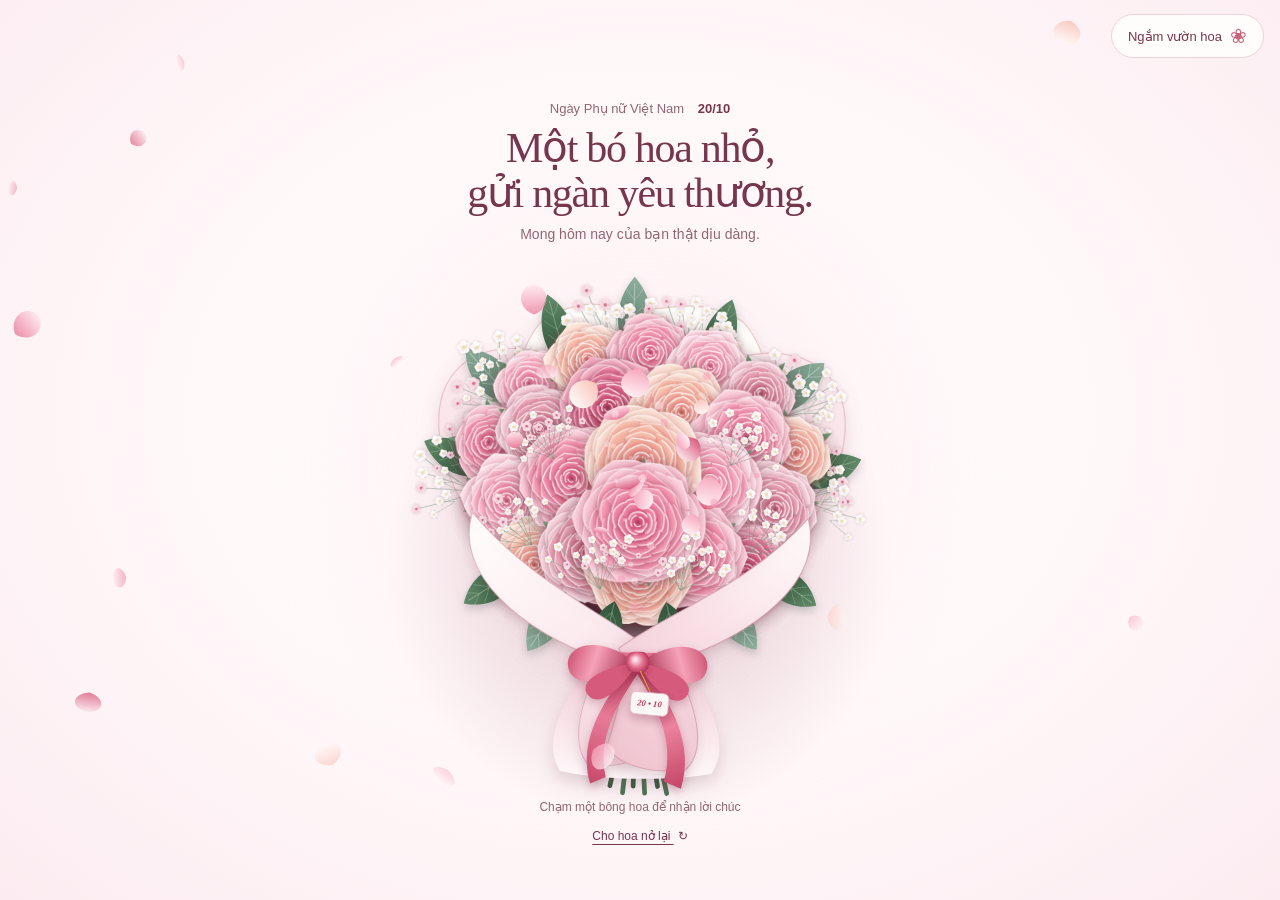
<file: flowers/index.html>
<!DOCTYPE html>
<html lang="vi">
<head>
  <meta charset="UTF-8">
  <meta name="viewport" content="width=device-width, initial-scale=1.0">
  <meta name="theme-color" content="#fff8fa">
  <meta name="description" content="Một bó hoa và tấm thiệp nhỏ, gửi những lời chúc dịu dàng nhân ngày Phụ nữ Việt Nam 20/10.">
  <title>Một bó hoa dành tặng bạn · 20/10</title>
  <link rel="stylesheet" href="./style.css">
  <script src="./script.js" defer></script>
  <script src="./card.js" defer></script>
  <script src="./album.js" defer></script>
</head>
<body>
  <main>
    <a class="garden-link" href="./garden.html">Ngắm vườn hoa <span aria-hidden="true">❀</span></a>
    <canvas id="ambientPetalsCanvas" aria-hidden="true"></canvas>
    <header class="greeting">
      <p class="occasion">Ngày Phụ nữ Việt Nam <span>20/10</span></p>
      <h1>Một bó hoa nhỏ,<br>gửi ngàn yêu thương.</h1>
      <p class="greeting-caption">Mong hôm nay của bạn thật dịu dàng.</p>
    </header>

    <div class="gift-layout">
      <section class="scene-column" aria-label="Hoa và những lời chúc 20/10">


        <div class="gift-visuals">
          <div class="bouquet-composition">
            <div id="bouquetStageWrapper" role="button" tabindex="0"
              aria-label="Bó hoa hồng. Nhấn Enter để nhận lời chúc; dùng phím mũi tên để chọn bông hoa."
              aria-describedby="bouquetHint">
              <canvas id="bouquetCanvas" aria-hidden="true"></canvas>
            </div>
            <button class="envelope-button" id="openCard" type="button" aria-haspopup="dialog" aria-controls="greetingCard" aria-expanded="false" hidden>
              <span class="envelope" aria-hidden="true"><span class="envelope-letter">Gửi bạn</span><span class="envelope-seal">♡</span></span>
              <span class="envelope-caption">Có một tấm thiệp cho bạn</span>
              <span class="envelope-action">Mở thiệp</span>
            </button>
          </div>

        </div>

        <footer class="scene-footer">
          <p id="bouquetHint" class="bouquet-hint">Chạm một bông hoa để nhận lời chúc</p>
          <p id="roseWish" class="rose-wish" role="status" aria-live="polite" aria-atomic="true"></p>
          <button class="text-button" id="replayBloom" type="button">Cho hoa nở lại <span aria-hidden="true">↻</span></button>
        </footer>
      </section>

      <dialog id="greetingCard" class="card-dialog" aria-labelledby="cardTitle">
        <div class="letter-paper">
          <button class="close-button" id="closeCard" type="button" aria-label="Đóng thiệp">×</button>
          <div id="cardReading">
            <div class="letter-date" aria-label="Ngày 20 tháng 10"><span>20</span><span class="date-stem" aria-hidden="true"></span><span>10</span></div>
            <p class="letter-recipient">Gửi <span id="cardRecipient">bạn</span>,</p>
            <h2 id="cardTitle">Chúc bạn một ngày<br>thật nhiều yêu thương.</h2>
            <div class="letter-flower" aria-hidden="true">❀</div>
            <p id="cardMessage" class="letter-message"></p>
            <div class="letter-signoff"><p>Với thật nhiều thương mến,</p><p id="cardSender" class="letter-signature"></p></div>
            <div class="letter-fold" aria-hidden="true"></div>
            <div class="letter-actions"><button id="viewAlbum" class="text-button" type="button" aria-controls="memoryAlbum">Xem album kỷ niệm <span aria-hidden="true">♡</span></button><button id="editCard" class="text-button" type="button">Viết lời chúc riêng <span aria-hidden="true">✎</span></button></div>
          </div>
          <form id="cardEditor" hidden>
            <p class="editor-intro">Một tấm thiệp mang lời của bạn.</p>
            <h2 id="editorTitle" class="editor-title">Viết chút yêu thương</h2>
            <label for="recipientInput">Gửi đến</label>
            <input id="recipientInput" name="recipient" maxlength="60" required autocomplete="off">
            <label for="messageInput">Lời chúc 20/10</label>
            <textarea id="messageInput" name="message" rows="7" maxlength="1500" required></textarea>
            <label for="senderInput">Người gửi</label>
            <input id="senderInput" name="sender" maxlength="60" required autocomplete="off">
            <p class="editor-hint">Lời chúc được lưu trên trình duyệt này.</p>
            <div class="editor-actions"><button class="primary-button" type="submit">Lưu lời chúc</button><button class="text-button" id="cancelEdit" type="button">Hủy</button></div>
          </form>
          <p id="cardStatus" class="card-status" role="status" aria-live="polite"></p>
        </div>
      </dialog>
    </div>
    <section id="memoryAlbum" class="memory-album" aria-labelledby="albumTitle" hidden>
      <header class="album-heading">
        <p class="album-note">Một chút kỷ niệm, dành riêng cho bạn</p>
        <h2 id="albumTitle">Những khoảnh khắc thương yêu</h2>
        <button id="toggleAlbum" class="text-button" type="button" aria-expanded="false" aria-controls="albumPhotos">Xòe album <span aria-hidden="true">♡</span></button>
        <button id="editAlbum" class="text-button" type="button" aria-expanded="false" aria-controls="albumPhotos">Thay ảnh <span aria-hidden="true">✎</span></button>
      </header>
      <p id="albumEditHint" class="album-edit-hint" hidden>Chọn ảnh từ thiết bị của bạn, tối đa 20 MB mỗi ảnh. Ảnh được lưu trên trình duyệt này, không tự gửi sang thiết bị khác.</p>
      <p id="albumStatus" class="album-status" role="status" aria-live="polite" aria-atomic="true"></p>
      <div id="albumPhotos" class="album-photos">
        <figure class="portrait-card album-card">
          <div class="portrait-photo"><img src="./assets/portrait-placeholder.webp" alt="Ảnh kỷ niệm thứ nhất của người nhận thiệp" width="768" height="1024" decoding="async"></div>
          <figcaption><span class="portrait-dedication">Một nụ cười rất thương.</span><span class="portrait-date">Những ngày thật vui</span></figcaption>
          <div class="photo-actions" hidden>
            <button class="text-button change-photo" type="button" aria-label="Đổi ảnh thứ nhất">Đổi ảnh</button>
            <button class="text-button reset-photo" type="button" aria-label="Khôi phục ảnh thứ nhất" disabled>Ảnh ban đầu</button>
            <input class="photo-input" type="file" accept="image/*" aria-label="Chọn ảnh thứ nhất" hidden>
          </div>
        </figure>
        <figure class="portrait-card album-card">
          <div class="portrait-photo"><img src="./assets/portrait-placeholder.webp" alt="Ảnh kỷ niệm thứ hai của người nhận thiệp" width="768" height="1024" decoding="async" loading="lazy"></div>
          <figcaption><span class="portrait-dedication">Bình yên từ điều nhỏ.</span><span class="portrait-date">Một khoảnh khắc dịu dàng</span></figcaption>
          <div class="photo-actions" hidden>
            <button class="text-button change-photo" type="button" aria-label="Đổi ảnh thứ hai">Đổi ảnh</button>
            <button class="text-button reset-photo" type="button" aria-label="Khôi phục ảnh thứ hai" disabled>Ảnh ban đầu</button>
            <input class="photo-input" type="file" accept="image/*" aria-label="Chọn ảnh thứ hai" hidden>
          </div>
        </figure>
        <figure class="portrait-card album-card">
          <div class="portrait-photo"><img src="./assets/portrait-placeholder.webp" alt="Ảnh kỷ niệm thứ ba của người nhận thiệp" width="768" height="1024" decoding="async" loading="lazy"></div>
          <figcaption><span class="portrait-dedication">Mong bạn luôn rạng rỡ.</span><span class="portrait-date">Hôm nay và cả mai sau</span></figcaption>
          <div class="photo-actions" hidden>
            <button class="text-button change-photo" type="button" aria-label="Đổi ảnh thứ ba">Đổi ảnh</button>
            <button class="text-button reset-photo" type="button" aria-label="Khôi phục ảnh thứ ba" disabled>Ảnh ban đầu</button>
            <input class="photo-input" type="file" accept="image/*" aria-label="Chọn ảnh thứ ba" hidden>
          </div>
        </figure>
      </div>
      <p class="album-footnote">Có những điều nhỏ, nhớ lại vẫn thấy vui.</p>
    </section>
    <noscript><p class="noscript-message">Bật JavaScript để ngắm hoa nở và mở thiệp 20/10 nhé.</p></noscript>
  </main>
</body>
</html>
</file>
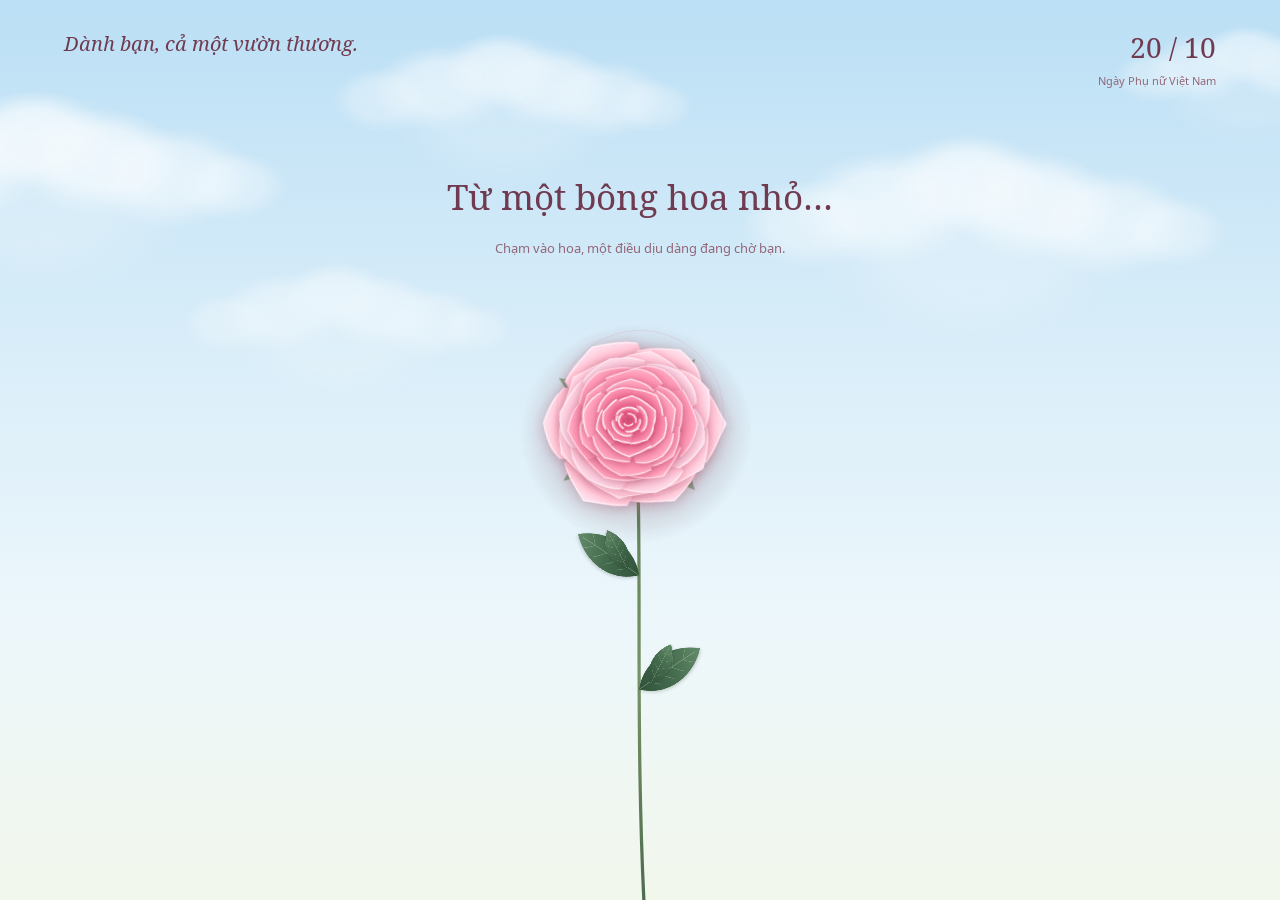
<file: flowers/garden.html>
<!DOCTYPE html>
<html lang="vi">
<head>
  <meta charset="UTF-8">
  <meta name="viewport" content="width=device-width, initial-scale=1.0">
  <meta name="theme-color" content="#bbdff5">
  <meta name="description" content="Chạm một bông hoa, đánh thức cả khu vườn và nhận một lời chúc dịu dàng ngày 20/10.">
  <title>Cả một vườn thương · 20/10</title>
  <link rel="preload" href="./assets/fonts/noto-serif-regular.woff2" as="font" type="font/woff2" crossorigin>
  <link rel="preload" href="./assets/fonts/noto-sans-regular.woff2" as="font" type="font/woff2" crossorigin>
  <style>
    @font-face {
      font-family: "Noto Serif";
      src: url("./assets/fonts/noto-serif-regular.woff2") format("woff2");
      font-style: normal; font-weight: 400; font-display: swap;
    }
    @font-face {
      font-family: "Noto Serif";
      src: url("./assets/fonts/noto-serif-italic.woff2") format("woff2");
      font-style: italic; font-weight: 400; font-display: swap;
    }
    @font-face {
      font-family: "Noto Sans";
      src: url("./assets/fonts/noto-sans-regular.woff2") format("woff2");
      font-style: normal; font-weight: 400; font-display: swap;
    }
    :root {
      color-scheme: light;
      --sky: #bbdff5;
      --ink: #703a50;
      --muted: #936779;
      --rose: #c66388;
      --leaf: #6c8b71;
      --paper: #fffdfc;
      --font-letter: "Noto Serif", serif;
      font-family: "Noto Sans", sans-serif;
      color: var(--ink);
      font-synthesis: none;
    }
    * { box-sizing: border-box; }
    [hidden] { display: none !important; }
    html, body { margin: 0; min-width: 280px; min-height: 100%; }
    body { background: var(--sky); -webkit-tap-highlight-color: transparent; }
    button { font: inherit; color: inherit; cursor: pointer; touch-action: manipulation; }
    button:focus-visible, input:focus-visible, textarea:focus-visible { outline: 2px solid var(--ink); outline-offset: 4px; }
    .garden {
      position: relative; min-height: 560px; height: 100svh; overflow: hidden;
      isolation: isolate;
      background: linear-gradient(180deg, #bbdff5 0%, #d8edf9 37%, #edf7fb 70%, #f2f7ec 100%);
    }
    .garden::after {
      content: ""; position: absolute; inset: 0; z-index: -2; pointer-events: none;
      background: radial-gradient(ellipse at 50% 110%, #d7e8caaa, transparent 58%);
      opacity: 0; transition: opacity 4s;
    }
    .garden.is-growing::after { opacity: 1; }
    .page-header {
      position: absolute; top: max(28px, env(safe-area-inset-top));
      left: clamp(24px, 5vw, 76px); right: clamp(24px, 5vw, 76px);
      display: flex; align-items: start; justify-content: space-between; gap: 24px;
      pointer-events: none;
    }
    .dedication { margin: 0; font: italic 20px/1.6 var(--font-letter); }
    .date { margin: 0; text-align: right; font-size: 11px; line-height: 1.7; color: var(--muted); }
    .date span { display: block; font: 28px/1.4 var(--font-letter); color: var(--ink); margin-bottom: 5px; }
    #flowers { position: absolute; inset: 0; z-index: -1; width: 100%; height: 100%; }
    .flower-button {
      position: absolute; left: 50%; top: 46%; transform: translate(-50%, -50%);
      width: 184px; height: 184px; border: 0; border-radius: 50%; background: transparent;
    }
    .flower-button::after {
      content: ""; position: absolute; inset: 8px; border: 1px solid #d69ab23b; border-radius: 50%;
      transition: transform .5s, border-color .5s;
    }
    .flower-button:hover::after { transform: scale(1.13); border-color: #c6638888; }
    .intro {
      position: absolute; left: 24px; right: 24px; top: 19%; text-align: center;
      transition: opacity .65s, transform .65s; pointer-events: none;
    }
    h1 { margin: 0; font: 400 clamp(25px, 3vw, 35px)/1.5 var(--font-letter); }
    .intro p { margin: 13px 0 0; font-size: 13px; line-height: 1.7; color: var(--muted); }
    .is-growing .intro { opacity: 0; transform: translateY(12px); }
    .progress {
      position: absolute; bottom: 36px; left: 20px; right: 20px; margin: 0;
      text-align: center; font: italic 17px/1.7 var(--font-letter);
      opacity: 0; transition: opacity .6s; pointer-events: none;
      text-shadow: 0 1px 12px #fff, 0 1px 8px #fff;
    }
    .is-growing:not(.is-ready) .progress { opacity: 1; }
    .garden-actions {
      position: absolute; bottom: max(24px, env(safe-area-inset-bottom)); left: 0; right: 0;
      display: flex; justify-content: center; flex-wrap: wrap; gap: 12px; padding: 0 16px;
    }
    .garden-actions button {
      border: 1px solid #dcb9c8; background: #fffdfcf2; border-radius: 30px;
      padding: 12px 20px; font-size: 12px; box-shadow: 0 3px 16px #76364d0c;
    }
    .garden-actions button:hover { background: #fae7ef; }
    dialog {
      width: min(480px, calc(100% - 36px)); max-height: calc(100svh - 36px);
      padding: 0; border: 0; overflow: auto; background: var(--paper); color: var(--ink);
      box-shadow: 0 24px 100px #69394d24, 0 2px 10px #69394d12;
      scrollbar-width: none;
      -ms-overflow-style: none;
    }
    dialog::-webkit-scrollbar { display: none; }
    dialog::backdrop { background: #eaf5fc3d; backdrop-filter: blur(3px); }
    dialog[open] { animation: unfold 1s cubic-bezier(.2,.8,.2,1) both; }
    .letter { position: relative; padding: 38px 42px 28px; text-align: center; }
    .letter::before { content: ""; position: absolute; inset: 10px; border: 1px solid #eed6e1; pointer-events: none; }
    .close-card { position: absolute; top: 15px; right: 16px; width: 34px; height: 34px; border: 0; background: transparent; font-size: 25px; }
    .letter-date { margin: 2px 0 20px; font: 24px/1.4 var(--font-letter); color: var(--rose); }
    .letter-date span { display: inline-block; width: 1px; height: 27px; background: #d9aec1; transform: rotate(24deg); margin: 0 15px -5px; }
    .letter-sprig { display: block; margin: 0 auto 17px; width: 75px; height: 55px; }
    .recipient { font: italic 17px/1.7 var(--font-letter); margin: 0 0 13px; }
    h2 { font: 400 clamp(26px, 5vw, 32px)/1.5 var(--font-letter); margin: 0 0 24px; text-wrap: balance; }
    .message { font-size: 14px; line-height: 1.95; margin: 0 0 15px; text-wrap: pretty; }
    .signature { margin: 24px 0; font: italic 17px/1.8 var(--font-letter); }
    .recipient, h2, .message, .signature { overflow-wrap: anywhere; }
    h2, .message, .signature { white-space: pre-wrap; }
    .letter-actions { display: flex; flex-wrap: wrap; justify-content: center; gap: 12px 20px; }
    .view-garden { position: relative; border: 0; border-bottom: 1px solid #cba1b2; padding: 7px 2px; background: transparent; font-size: 12px; }
    .card-editor { text-align: left; }
    .card-editor h2 { text-align: center; margin-bottom: 20px; font-size: 25px; }
    .card-editor label { display: block; margin: 16px 0 7px; font-size: 13px; }
    .card-editor input, .card-editor textarea {
      display: block; width: 100%; min-width: 0; padding: 10px 12px;
      border: 1px solid #dcb9c8; border-radius: 4px; background: #fff9fb;
      color: var(--ink); font: 16px/1.6 "Noto Sans", sans-serif;
    }
    .card-editor textarea { resize: vertical; }
    .editor-hint, .card-status { color: var(--muted); font-size: 12px; line-height: 1.7; }
    .card-status { margin: 0; }
    .card-status:not(:empty) { margin-top: 16px; }
    .editor-actions { display: flex; align-items: center; flex-wrap: wrap; gap: 20px; margin-top: 20px; }
    .save-card { border: 1px solid var(--ink); border-radius: 24px; padding: 11px 18px; background: var(--ink); color: var(--paper); font-size: 13px; }
    .noscript { position: absolute; top: 30%; left: 20px; right: 20px; text-align: center; line-height: 1.8; }
    @keyframes unfold { from { opacity: 0; transform: translateY(35px) rotate(-2deg) scale(.94); } to { opacity: 1; transform: none; } }
    @media (max-width: 600px) {
      .dedication { font-size: 18px; max-width: 150px; }
      .date { max-width: 130px; font-size: 10px; }
      .date span { font-size: 25px; }
      .letter { padding: 35px 26px 25px; }
      .intro { top: 18%; }
      h1 { font-size: clamp(23px, 5.8vw, 28px); }
    }
    @media (max-height: 600px) and (min-width: 600px) {
      .garden { min-height: 360px; }
      .intro { top: 38%; right: auto; width: 30%; text-align: left; }
      h1 { font-size: 24px; }
      .intro p { margin-top: 6px; }
      .page-header { top: 20px; }
    }
    @media (prefers-reduced-motion: reduce) {
      *, *::before, *::after { animation: none !important; transition: none !important; }
    }
  </style>
</head>
<body>
  <main class="garden" id="garden">
    <header class="page-header">
      <p class="dedication">Dành bạn, cả một vườn thương.</p>
      <p class="date"><span>20 / 10</span>Ngày Phụ nữ Việt Nam</p>
    </header>
    <canvas id="flowers" aria-hidden="true"></canvas>
    <button class="flower-button" id="bloom" type="button" aria-label="Chạm để cả vườn hoa nở" aria-describedby="introHint"></button>
    <div class="intro" id="intro">
      <h1>Từ một bông hoa nhỏ…</h1>
      <p id="introHint">Chạm vào hoa, một điều dịu dàng đang chờ bạn.</p>
    </div>
    <p class="progress" id="status" role="status" aria-live="polite" aria-atomic="true"></p>
    <nav class="garden-actions" id="actions" aria-label="Vườn hoa và thiệp" hidden>
      <button id="readCard" type="button" aria-haspopup="dialog" aria-controls="wishCard">Đọc lại thiệp</button>
      <button id="replay" type="button">Cho hoa nở lại</button>
    </nav>
    <dialog id="wishCard" aria-labelledby="cardTitle">
      <article class="letter">
        <button class="close-card" id="closeCard" type="button" aria-label="Đóng thiệp">×</button>
        <p class="letter-date">20<span aria-hidden="true"></span>10</p>
        <svg class="letter-sprig" viewBox="0 0 90 64" fill="none" aria-hidden="true">
          <path d="M45 59 Q41 40 46 21 M44 49 Q25 47 23 35 Q39 33 44 49 M44 40 Q60 39 65 28 Q51 28 44 40" stroke="#78947a" stroke-width="1.2" fill="#dfe9d9"/>
          <g fill="#ecc1d2" stroke="#c9789a" stroke-width=".6">
            <ellipse cx="39" cy="17" rx="8" ry="12" transform="rotate(-40 39 17)"/>
            <ellipse cx="52" cy="17" rx="8" ry="12" transform="rotate(40 52 17)"/>
            <ellipse cx="45" cy="15" rx="8" ry="12"/>
            <path d="M30 19 Q44 17 45 30 Q33 32 30 19 M60 19 Q46 17 45 30 Q58 32 60 19"/>
          </g>
        </svg>
        <div id="cardReading">
          <p class="recipient">Gửi <span id="cardRecipient">bạn thương mến</span>,</p>
          <h2 id="cardTitle">Mong những điều đẹp đẽ<br>luôn nở bên bạn.</h2>
          <div id="cardMessage">
            <p class="message">Một bông hoa có thể làm một ngày thêm đẹp.<br>Còn bạn, làm thế giới này dịu dàng hơn.</p>
            <p class="message">Nhân ngày 20/10, chúc bạn luôn được yêu thương, trân trọng và có thật nhiều niềm vui. Mong bạn đủ bình yên để tận hưởng những điều nhỏ bé, đủ tự tin để theo đuổi những điều mình yêu.</p>
            <p class="message">Hôm nay và cả những ngày sau,<br>hãy cứ rạng rỡ theo cách của riêng mình nhé.</p>
          </div>
          <p class="signature" id="cardSignature">Gửi bạn thật nhiều thương mến ♡</p>
          <div class="letter-actions">
            <button class="view-garden" id="viewGarden" type="button" autofocus>Ngắm vườn hoa</button>
            <button class="view-garden" id="editCard" type="button">Viết lời chúc riêng</button>
          </div>
        </div>
        <form class="card-editor" id="cardEditor" hidden>
          <h2 id="editorTitle">Viết chút yêu thương</h2>
          <label for="recipientInput">Gửi đến</label>
          <input id="recipientInput" name="recipient" maxlength="60" required autocomplete="off">
          <label for="titleInput">Tiêu đề thiệp</label>
          <textarea id="titleInput" name="title" rows="2" maxlength="160" required></textarea>
          <label for="messageInput">Lời chúc 20/10</label>
          <textarea id="messageInput" name="message" rows="7" maxlength="3000" required></textarea>
          <label for="signatureInput">Chữ ký</label>
          <input id="signatureInput" name="signature" maxlength="120" required autocomplete="off">
          <p class="editor-hint">Lời chúc được lưu trên trình duyệt này. Cách một dòng để bắt đầu đoạn mới.</p>
          <div class="editor-actions">
            <button class="save-card" type="submit">Lưu lời chúc</button>
            <button class="view-garden" id="cancelEdit" type="button">Hủy</button>
          </div>
        </form>
        <p class="card-status" id="cardStatus" role="status" aria-live="polite"></p>
      </article>
    </dialog>
    <noscript><p class="noscript">Bật JavaScript để chạm vào hoa và mở thiệp nhé.<br>Chúc bạn ngày 20/10 bình an, rạng rỡ và tràn đầy yêu thương!</p></noscript>
  </main>
  <script src="./garden-botany.js"></script>
  <script src="./garden-card.js"></script>
  <script>
    (() => {
      'use strict';
      const garden = document.getElementById('garden');
      const canvas = document.getElementById('flowers');
      const ctx = canvas.getContext('2d');
      const bloomButton = document.getElementById('bloom');
      const card = document.getElementById('wishCard');
      const actions = document.getElementById('actions');
      const status = document.getElementById('status');
      const motion = matchMedia('(prefers-reduced-motion: reduce)');
      const TAU = Math.PI * 2;
      const clamp = n => Math.max(0, Math.min(1, n));
      const ease = n => 1 - Math.pow(1 - clamp(n), 3);
      let seed = 2010;
      const random = () => { seed = seed * 16807 % 2147483647; return (seed - 1) / 2147483646; };
      const { createRealisticRoseSprite, createRoseBudSprite, drawBotanicalLeaf } = window.GardenBotany;
      const paletteKeys = ['sweetBlush', 'pastelPink', 'creamPeach', 'pearlVintage', 'berryRomance', 'paleGreen', 'skyBlue', 'pearlWhite'];
      // Bake the soft focus and bloom into the sprites once, keeping the live scene light.
      function softenPetals(source, logicalSize, radius) {
        const image = document.createElement('canvas');
        image.width = source.width; image.height = source.height;
        const c = image.getContext('2d');
        const pixelRatio = source.width / logicalSize;
        c.globalAlpha = .3;
        c.filter = `blur(${radius * .13 * pixelRatio}px) brightness(1.35)`;
        c.drawImage(source, 0, 0);
        c.globalAlpha = 1;
        c.filter = `blur(${radius * .009 * pixelRatio}px) brightness(1.06)`;
        c.drawImage(source, 0, 0);
        return image;
      }
      // Use the same layered roses as index.html, cached at the sizes used in this scene.
      // Fully open flowers need only one draw instead of repainting every petal each frame.
      function prepareRose(config) {
        const rose = createRealisticRoseSprite(config);
        rose.whorlCanvases = rose.whorlCanvases.map(layer => softenPetals(layer, rose.logicalSize, rose.radius));
        const openCanvas = document.createElement('canvas');
        openCanvas.width = rose.baseCanvas.width;
        openCanvas.height = rose.baseCanvas.height;
        const c = openCanvas.getContext('2d');
        c.drawImage(rose.baseCanvas, 0, 0);
        rose.whorlCanvases.forEach(layer => c.drawImage(layer, 0, 0));
        return { ...rose, openCanvas };
      }
      const sprites = paletteKeys.flatMap((paletteKey, i) => ['garden', 'classic', 'peony'].map((variety, j) => prepareRose({
        radius: 46, paletteKey, variety, seed: 2010 + i * 107 + j * 41,
        tiltX: (j - 1) * .65, tiltY: -.2 + (i % 5) * .08, hasDewdrop: j === 0
      })));
      const heroSprite = prepareRose({ radius: 86, paletteKey: 'sweetBlush', variety: 'garden', tiltX: -.22, tiltY: -.3, seed: 2010, hasDewdrop: true });
      const budSprites = paletteKeys.map(paletteKey => {
        const bud = createRoseBudSprite({ paletteKey });
        return { ...bud, canvas: softenPetals(bud.canvas, bud.logicalSize, bud.radius) };
      });
      const leafCanvas = document.createElement('canvas');
      leafCanvas.width = 300; leafCanvas.height = 200;
      const leafContext = leafCanvas.getContext('2d');
      leafContext.scale(2, 2);
      drawBotanicalLeaf(leafContext, 20, 50, 0, 100, 31);
      // Soft cloud puffs are painted once, then drift behind the flowers.
      const cloudCanvas = document.createElement('canvas');
      cloudCanvas.width = 720; cloudCanvas.height = 360;
      const cloudContext = cloudCanvas.getContext('2d');
      const cloudPuffs = [
        [125, 164, 92, .52], [225, 143, 119, .67], [333, 112, 104, .81],
        [420, 141, 111, .75], [519, 163, 108, .61], [600, 174, 75, .43],
        [340, 183, 219, .3]
      ];
      cloudPuffs.forEach(([x, y, radius, opacity]) => {
        cloudContext.save(); cloudContext.translate(x, y); cloudContext.scale(1, .64);
        const puff = cloudContext.createRadialGradient(0, -radius * .12, radius * .16, 0, 0, radius);
        puff.addColorStop(0, `rgba(255,255,255,${opacity})`);
        puff.addColorStop(.48, `rgba(255,255,255,${opacity * .87})`);
        puff.addColorStop(.8, `rgba(255,255,255,${opacity * .3})`);
        puff.addColorStop(1, 'rgba(255,255,255,0)');
        cloudContext.fillStyle = puff; cloudContext.beginPath(); cloudContext.arc(0, 0, radius, 0, TAU); cloudContext.fill();
        cloudContext.restore();
      });
      const clouds = [
        { x: .04, y: .17, size: .42, opacity: .82, speed: 2.7 },
        { x: .4, y: .09, size: .32, opacity: .67, speed: 3.8 },
        { x: .77, y: .22, size: .43, opacity: .78, speed: 2.2 },
        { x: .27, y: .34, size: .29, opacity: .52, speed: 4.1 },
        { x: .98, y: .07, size: .25, opacity: .59, speed: 3.1 }
      ];
      const whorlDelays = [0, .12, .24, .34];
      const closedScales = [.44, .36, .28, .38];
      const twistAngles = [.52, -.78, 1.05, -1.35];
      const flowers = [];
      // Distant flowers are smaller and paler; foreground flowers grow taller and fuller.
      for (let row = 0; row < 5; row++) {
        const count = 24 + row * 2;
        for (let i = 0; i < count; i++) {
          const x = (i + random()) / count;
          flowers.push({
            x, y: .49 + row * .092 + (random() - .5) * .22, depth: row,
            radius: 17 + row * 5 + random() * 15,
            stem: .18 + random() * .22,
            bend: (random() - .5) * 65,
            phase: random() * TAU, rotation: (random() - .5) * .9,
            sprite: Math.floor(random() * sprites.length),
            delay: .3 + Math.abs(x - .5) * 4.2 + row * .36 + random() * .9,
            alpha: .6 + row * .1, tilt: .8 + random() * .2,
            offsetX: 0, offsetY: 0, hover: 0
          });
        }
      }
      // Keep some flowers as closed buds, scattered through all five depth layers.
      for (let i = 0; i < 20; i++) {
        const row = Math.floor(i / 4);
        flowers.push({
          x: (i % 4 + .25 + random() * .5) / 4,
          y: .45 + row * .087 + (random() - .5) * .065,
          depth: row, radius: 13 + row * 2.5 + random() * 4,
          stem: .2 + random() * .15, bend: (random() - .5) * 45,
          phase: random() * TAU, rotation: (random() - .5) * .5,
          bud: true, sprite: i * 3 % budSprites.length,
          delay: .6 + random() * 2.4 + row * .4,
          alpha: .75 + row * .06, tilt: 1,
          offsetX: 0, offsetY: 0, hover: 0
        });
      }
      flowers.sort((a, b) => a.depth - b.depth);
      const petals = Array.from({ length: 18 }, () => ({ x: random(), y: random(), phase: random() * TAU, size: 3 + random() * 4, speed: 9 + random() * 12 }));
      const hero = { x: .5, y: .46, radius: 76, stem: .25, bend: 5, phase: 0, rotation: -.15, tilt: .95, offsetX: 0, offsetY: 0, hover: 0 };
      const pointer = { x: -1000, y: -1000 };
      let width = 0, height = 0, scale = 1, frame = 0, lastFrame = 0;
      let sceneTime = 0;
      let state = 'idle', started = 0, pausedAt = 0;

      function leaf(x, y, direction, size, flutter) {
        ctx.save(); ctx.translate(x, y); ctx.scale(direction, 1); ctx.rotate(-.58 + flutter);
        ctx.drawImage(leafCanvas, -size * .2, -size * .5, size * 1.5, size);
        ctx.restore();
      }

      function drawFlower(f, growth, time, smoothing, isHero = false) {
        if (growth <= 0) return;
        const p = ease(growth);
        const x = f.x * width;
        const targetY = f.y * height;
        const root = Math.max(height * 1.04, targetY + f.stem * height);
        const y = root - (root - targetY) * p;
        // A traveling breeze bends taller stems more, with a small individual flutter.
        const wind = motion.matches ? 0 : Math.sin(time * .00125 + f.x * 4.5) * .72 + Math.sin(time * .002 + f.phase) * .28;
        const lean = wind * (isHero ? .06 : .048);
        const sway = Math.sin(lean) * (root - y) * p;
        const r = f.radius * scale;
        const dx = x - pointer.x, dy = y - pointer.y;
        const distance = Math.hypot(dx, dy);
        const proximity = !motion.matches && !card.open ? clamp(1 - distance / (r * 2.3)) : 0;
        f.offsetX += ((dx / (distance || 1)) * proximity * r * .13 - f.offsetX) * smoothing;
        f.offsetY += ((dy / (distance || 1)) * proximity * r * .08 - f.offsetY) * smoothing;
        f.hover += (proximity - f.hover) * smoothing;
        const headX = x + sway + f.offsetX;
        const headY = y + (1 - Math.cos(lean)) * (root - y) + f.offsetY;
        const baseX = x + f.bend * scale;
        const controlX1 = x - f.bend * scale + sway * .15;
        const controlY1 = root - (root - headY) * .4;
        const controlX2 = headX + 8 * scale + sway * .12;
        const controlY2 = headY + (root - headY) * .22;
        ctx.save(); ctx.globalAlpha = isHero ? 1 : Math.min(1, f.alpha) * clamp(growth * 3);
        const stemColor = ctx.createLinearGradient(baseX - 2, root, headX + 2, headY);
        stemColor.addColorStop(0, '#46664c'); stemColor.addColorStop(.5, '#789265'); stemColor.addColorStop(1, '#587b53');
        ctx.strokeStyle = stemColor;
        ctx.lineWidth = isHero ? 2.8 * scale : Math.max(1, r * .05);
        ctx.lineCap = 'round';
        ctx.beginPath(); ctx.moveTo(baseX, root);
        ctx.bezierCurveTo(controlX1, controlY1, controlX2, controlY2, headX, headY);
        ctx.stroke();
        if (growth > .15) {
          // Attach each leaf to the actual curved stem so the whole plant moves together.
          (isHero ? [.42, .64] : [.38, .64]).forEach((t, i) => {
            const u = 1 - t;
            const lx = u ** 3 * baseX + 3 * u * u * t * controlX1 + 3 * u * t * t * controlX2 + t ** 3 * headX;
            const ly = u ** 3 * root + 3 * u * u * t * controlY1 + 3 * u * t * t * controlY2 + t ** 3 * headY;
            const length = r * (isHero ? .85 : .95) * p;
            leaf(lx, ly, i ? -1 : 1, length, wind * .085);
            if (isHero) leaf(lx + (i ? -10 : 10) * scale, ly - 5 * scale, i ? -1 : 1, length * .6, -.5 + wind * .09);
          });
        }
        ctx.translate(headX, headY);
        ctx.rotate(f.rotation + wind * .095 + f.offsetX * .003);
        const breath = motion.matches ? 1 : 1 + Math.sin(time * .0014 + f.phase) * .008;
        ctx.scale(breath * (1 + f.hover * .04), f.tilt * breath * (1 + f.hover * .04));
        if (f.bud) {
          const bud = budSprites[f.sprite];
          const size = bud.logicalSize * r / bud.radius;
          ctx.scale(.4 + p * .6, .4 + p * .6);
          ctx.drawImage(bud.canvas, -size / 2, -size / 2, size, size);
          ctx.restore();
          return;
        }
        const rose = isHero ? heroSprite : sprites[f.sprite];
        const size = rose.logicalSize * r / rose.radius;
        if (growth >= 1) {
          ctx.drawImage(rose.openCanvas, -size / 2, -size / 2, size, size);
        } else {
          ctx.save(); ctx.scale(.5 + p * .5, .5 + p * .5);
          ctx.drawImage(rose.baseCanvas, -size / 2, -size / 2, size, size); ctx.restore();
          rose.whorlCanvases.forEach((layer, i) => {
            const open = ease((growth - whorlDelays[i]) / (1 - whorlDelays[i]));
            const unfurl = closedScales[i] + (1 - closedScales[i]) * open;
            ctx.save(); ctx.rotate((1 - open) * twistAngles[i]);
            ctx.scale(unfurl, unfurl * (.78 + open * .22));
            ctx.drawImage(layer, -size / 2, -size / 2, size, size); ctx.restore();
          });
        }
        ctx.restore();
      }

      function drawPetals(elapsed, time) {
        ctx.save();
        petals.forEach(petal => {
          const x = ((petal.x * width + time * .009 + Math.sin(time * .0006 + petal.phase) * 35) % (width + 60)) - 30;
          const y = ((petal.y * height + time * petal.speed * .001) % (height + 60)) - 30;
          ctx.save(); ctx.globalAlpha = Math.min(elapsed / 3, 1) * .55;
          ctx.translate(x, y); ctx.rotate(petal.phase + time * .0007);
          ctx.scale(.55 + Math.abs(Math.sin(time * .001 + petal.phase)) * .45, 1);
          const color = ctx.createLinearGradient(0, -petal.size, 0, petal.size);
          color.addColorStop(0, '#fff3f7'); color.addColorStop(1, '#d887a6'); ctx.fillStyle = color;
          ctx.beginPath(); ctx.moveTo(0, -petal.size);
          ctx.bezierCurveTo(petal.size * 1.3, -petal.size, petal.size * .8, petal.size * .8, 0, petal.size);
          ctx.bezierCurveTo(-petal.size, petal.size * .2, -petal.size * .6, -petal.size * .9, 0, -petal.size);
          ctx.fill(); ctx.restore();
        });
        ctx.restore();
      }

      function drawClouds(time) {
        ctx.save();
        clouds.forEach(cloud => {
          const cloudWidth = Math.max(240, width * cloud.size);
          const travel = width + cloudWidth * 2;
          const x = ((cloud.x * width + time * cloud.speed * .001 + cloudWidth) % travel) - cloudWidth;
          const y = height * cloud.y;
          ctx.globalAlpha = cloud.opacity;
          ctx.drawImage(cloudCanvas, x - cloudWidth * .5, y - cloudWidth * .18, cloudWidth, cloudWidth * cloudCanvas.height / cloudCanvas.width);
        });
        ctx.restore();
      }

      function openCard() {
        if (!card.open) card.showModal();
      }
      function finish() {
        state = 'ready'; garden.classList.add('is-ready'); actions.hidden = false;
        status.textContent = 'Cả vườn hoa đã nở. Một tấm thiệp dành tặng bạn.';
        openCard();
      }
      function draw(time) {
        frame = 0;
        const delta = lastFrame ? Math.min(50, time - lastFrame) : 16.67;
        lastFrame = time;
        if (!motion.matches) sceneTime += delta;
        const smoothing = motion.matches ? 1 : 1 - Math.exp(-delta / 140);
        ctx.clearRect(0, 0, width, height);
        drawClouds(sceneTime);
        const elapsed = state === 'idle' ? 0 : (time - started) / 1000;
        const instant = motion.matches && state !== 'idle';
        if (state !== 'idle') {
          flowers.forEach(f => drawFlower(f, state === 'ready' || instant ? 1 : clamp((elapsed - f.delay) / 1.9), sceneTime, smoothing));
        }
        drawFlower(hero, state === 'idle' ? .72 : state === 'ready' || instant ? 1 : .72 + .28 * clamp(elapsed / 1.8), sceneTime, smoothing, true);
        if (state !== 'idle' && !motion.matches) drawPetals(elapsed, sceneTime);
        if (state === 'growing' && (instant || elapsed >= 6.8)) finish();
        if (!motion.matches && !document.hidden) frame = requestAnimationFrame(draw);
      }
      function render() {
        cancelAnimationFrame(frame);
        if (!document.hidden) frame = requestAnimationFrame(draw);
      }
      garden.addEventListener('pointermove', event => {
        if (event.pointerType !== 'mouse' || motion.matches) return;
        const rect = garden.getBoundingClientRect();
        pointer.x = event.clientX - rect.left; pointer.y = event.clientY - rect.top;
      });
      garden.addEventListener('pointerleave', () => { pointer.x = pointer.y = -1000; });
      function resize() {
        const rect = garden.getBoundingClientRect();
        width = rect.width; height = rect.height;
        scale = Math.min(1.22, Math.max(.68, width / 1100));
        const dpr = Math.min(devicePixelRatio || 1, 2);
        canvas.width = Math.round(width * dpr); canvas.height = Math.round(height * dpr);
        ctx.setTransform(dpr, 0, 0, dpr, 0, 0); render();
      }
      function start() {
        if (state !== 'idle') return;
        state = 'growing'; started = performance.now();
        garden.classList.add('is-growing'); bloomButton.hidden = true;
        document.getElementById('intro').setAttribute('aria-hidden', 'true');
        status.textContent = 'Từ một bông hoa, cả khu vườn đang thức giấc…'; render();
      }
      function closeCard() { card.close(); }
      bloomButton.addEventListener('click', start);
      document.getElementById('readCard').addEventListener('click', openCard);
      document.getElementById('closeCard').addEventListener('click', closeCard);
      document.getElementById('viewGarden').addEventListener('click', closeCard);
      card.addEventListener('close', () => document.getElementById('readCard').focus({ preventScroll: true }));
      document.getElementById('replay').addEventListener('click', () => {
        state = 'idle'; garden.classList.remove('is-growing', 'is-ready');
        actions.hidden = true; bloomButton.hidden = false; status.textContent = '';
        document.getElementById('intro').removeAttribute('aria-hidden');
        bloomButton.focus({ preventScroll: true }); render();
      });
      document.addEventListener('visibilitychange', () => {
        if (document.hidden) { pausedAt = performance.now(); cancelAnimationFrame(frame); frame = 0; lastFrame = 0; }
        else { if (pausedAt && state === 'growing') started += performance.now() - pausedAt; pausedAt = 0; render(); }
      });
      motion.addEventListener('change', render);
      new ResizeObserver(resize).observe(garden);
      resize();
    })();
  </script>
</body>
</html>
</file>
<file: flowers/style.css>
:root {
  --paper: #fffdfb;
  --blush: #fff8fa;
  --rose: #c7637d;
  --ink: #76364d;
  --muted: #916674;
  --line: #ecd3db;
  --bouquet-size: clamp(210px, calc(100dvh - 300px), 560px);
  color: var(--ink);
  font-family: "Segoe UI", Arial, sans-serif;
  font-synthesis: none;
}
* { box-sizing: border-box; }
[hidden] { display: none !important; }
html, body { margin: 0; min-width: 320px; min-height: 100%; }
body {
  background: radial-gradient(ellipse at 50% 46%, #fffdfd 0%, #fff9fa 47%, #fcecf1 100%);
  -webkit-tap-highlight-color: transparent;
}
button, input, textarea { font: inherit; }
button { color: inherit; cursor: pointer; touch-action: manipulation; }
button:focus-visible, a:focus-visible, [tabindex]:focus-visible, input:focus-visible, textarea:focus-visible {
  outline: 2px solid var(--ink); outline-offset: 5px;
}
main {
  min-height: 100vh; min-height: 100dvh;
  display: grid; align-content: center;
  position: relative; isolation: isolate;
  padding: max(72px, calc(env(safe-area-inset-top) + 64px)) clamp(16px, 3vw, 48px) max(16px, env(safe-area-inset-bottom));
}
.garden-link {
  position: absolute; top: max(14px, env(safe-area-inset-top));
  right: max(16px, env(safe-area-inset-right)); z-index: 4;
  display: inline-flex; align-items: center; gap: 8px;
  min-height: 44px; padding: 10px 16px; border: 1px solid var(--line); border-radius: 24px;
  background: var(--paper); color: var(--ink); font-size: 13px; text-decoration: none;
}
.garden-link:hover { background: #fae7ef; }
.garden-link span { color: var(--rose); font-size: 20px; line-height: 1; }
.gift-layout {
  width: min(100%, 1040px); margin-inline: auto;
  display: grid; grid-template-columns: minmax(0, 1fr); align-items: start;
  gap: 32px clamp(28px, 4vw, 60px);
}
.scene-column { min-width: 0; display: flex; flex-direction: column; align-items: center; }
.gift-visuals {
  width: 100%; margin: 4px auto 0; display: grid; place-items: center;
}
.portrait-card {
  position: relative; min-width: 0; width: 100%; max-width: 275px;
  justify-self: center; margin: 0; padding: 10px 10px 0;
  background: var(--paper); border: 1px solid #ecd3db99;
  box-shadow: 0 14px 40px #76364d10, 0 2px 7px #76364d08;
  transform-origin: top left;
}
.portrait-photo { overflow: hidden; aspect-ratio: 3 / 4; background: #f3e4e5; }
.portrait-photo img { display: block; width: 100%; height: 100%; object-fit: cover; object-position: center; }
.portrait-card figcaption { padding: 19px 6px 20px; text-align: center; }
.portrait-dedication { display: block; font: italic clamp(16px, 1.6vw, 21px)/1.45 "Palatino Linotype", Georgia, serif; text-wrap: pretty; }
.portrait-date { display: block; color: var(--muted); margin-top: 11px; font-size: 10px; line-height: 1.6; }
main::before {
  content: ''; position: absolute; left: 50%; top: 52%; z-index: -1;
  width: min(90vw, 700px); aspect-ratio: 1;
  transform: translate(-50%, -50%); border-radius: 50%;
  background: radial-gradient(circle, rgba(252, 210, 223, .45), rgba(254, 235, 242, .16) 57%, transparent 73%);
  filter: blur(26px); pointer-events: none;
}
.greeting { width: fit-content; max-width: 100%; margin: 0 auto 8px; transform-origin: top left; position: relative; z-index: 1; text-align: center; }
.occasion { margin: 0 0 10px; font-size: 13px; color: var(--muted); }
.occasion span { margin-left: 10px; color: var(--ink); font-weight: 600; }
h1, h2, .letter-recipient { font-family: "Palatino Linotype", "Book Antiqua", Palatino, Georgia, serif; font-weight: 400; }
h1 { margin: 0; font-size: clamp(28px, 3.4vw, 42px); line-height: 1.08; letter-spacing: -1.3px; }
.greeting-caption { font-size: 14px; color: var(--muted); margin: 10px 0 0; }
.bouquet-composition {
  position: relative; min-width: 0; margin: -12px auto -8px;
  width: min(100%, var(--bouquet-size));
  transform-origin: top left;
}
#bouquetStageWrapper {
  position: relative; width: 100%; aspect-ratio: 1; border-radius: 45%;
  cursor: pointer; touch-action: manipulation;
  animation: bouquet-entrance 1.15s cubic-bezier(.16, 1, .3, 1) both;
}
#bouquetCanvas { width: 100%; height: 100%; display: block; }
.envelope-button {
  position: absolute; right: 8px; top: 66%; width: clamp(126px, 29%, 164px);
  padding: 0; border: 0; background: transparent; text-align: center;
  transform: rotate(-7deg); animation: envelope-arrival .8s cubic-bezier(.2,.8,.2,1) both;
}
.envelope {
  position: relative; display: block; width: 106px; height: 72px; margin: 0 auto 12px;
  background: #f5d9e2; border: 1px solid #e3b5c4; border-radius: 2px 2px 5px 5px;
  box-shadow: 0 8px 18px #76364d18;
}
.envelope::before {
  content: ''; position: absolute; inset: 0; z-index: 2;
  background: linear-gradient(32deg, #f9e6ec 49%, transparent 50%) left / 51% 100% no-repeat,
              linear-gradient(-32deg, #f5dfe7 49%, transparent 50%) right / 51% 100% no-repeat;
  border-radius: inherit;
}
.envelope::after {
  content: ''; position: absolute; inset: -1px -1px 0; z-index: 3;
  background: #fcebf0; clip-path: polygon(0 0, 100% 0, 50% 61%);
  transform-origin: top; transition: transform .4s ease;
}
.envelope-letter {
  position: absolute; inset: -11px 9px 9px; padding: 12px 0 0;
  background: var(--paper); border: 1px solid var(--line);
  font-family: Georgia, serif; font-style: italic; font-size: 13px;
  transition: transform .4s ease;
}
.envelope-seal {
  position: absolute; left: calc(50% - 12px); top: 28px; z-index: 4;
  width: 24px; height: 24px; border-radius: 50%; background: #b85575;
  color: #fff6f8; font: 19px/24px Georgia, serif; box-shadow: 0 2px 3px #76364d22;
}
.envelope-caption, .envelope-action { display: block; font-size: 11px; line-height: 1.5; }
.envelope-caption { color: var(--muted); }
.envelope-action { font-size: 13px; text-decoration: underline; text-underline-offset: 4px; margin-top: 3px; }
@media (hover: hover) {
  .envelope-button:hover .envelope-letter { transform: translateY(-7px); }
  .envelope-button:hover .envelope::after { transform: rotateX(35deg); }
}
.scene-footer { transform-origin: top left; width: min(100%, 540px); margin-top: 6px; text-align: center; position: relative; z-index: 1; }
.bouquet-hint { font-size: 12px; color: var(--muted); margin: 0; }
.rose-wish { font: italic 17px/1.6 Georgia, serif; margin: 6px auto 2px; max-width: 440px; min-height: 54px; text-wrap: pretty; }
.rose-wish:empty { min-height: 0; margin: 0; }
.rose-wish.is-new { animation: wish-arrival .4s ease both; }
.text-button { border: 0; background: transparent; padding: 12px 8px; font-size: 12px; text-decoration: underline; text-underline-offset: 4px; }
.text-button span { display: inline-block; margin-left: 4px; text-decoration: none; }
#replayBloom { margin-top: 3px; }
#ambientPetalsCanvas { position: fixed; inset: 0; width: 100%; height: 100%; display: block; pointer-events: none; z-index: 2; }
.card-dialog {
  position: relative; z-index: 3; inset: auto; justify-self: center; align-self: start;
  width: min(100%, 620px); min-width: 0; max-width: none; max-height: none; margin: 0;
  padding: 0; border: 0; border-radius: 5px; color: var(--ink);
  background: var(--paper); box-shadow: 0 20px 70px #76364d14, 0 2px 8px #76364d0d;
  overflow: visible; scroll-margin-block: 24px;
}
.card-dialog[open] { animation: letter-open .45s .4s cubic-bezier(.16,1,.3,1) both; }
.letter-paper { position: relative; padding: 18px 30px 10px; background: linear-gradient(90deg, transparent 49.7%, #eedde33b 50%, transparent 50.3%), var(--paper); }
.letter-paper::before { content: ''; position: absolute; inset: 10px; border: 1px solid #ecd3db99; border-radius: 2px; pointer-events: none; }
.close-button { position: absolute; right: 15px; top: 14px; z-index: 1; width: 36px; height: 36px; background: transparent; border: 0; border-radius: 50%; font-size: 25px; font-weight: 300; }
.close-button:hover { background: #f9eaf0; }
.letter-date { display: flex; align-items: center; justify-content: center; gap: 13px; font: 28px/1.1 Georgia, serif; color: var(--rose); margin: 0 0 10px; }
.date-stem { width: 1px; height: 32px; background: var(--line); transform: rotate(25deg); }
.letter-recipient { margin: 0 0 10px; font-size: 19px; overflow-wrap: anywhere; }
#cardTitle { margin: 0; font-size: 31px; line-height: 1.2; letter-spacing: -.6px; }
.letter-flower { text-align: center; font: 29px/1 Georgia, serif; color: var(--rose); margin: 6px 0 8px; }
.letter-message { white-space: pre-wrap; overflow-wrap: anywhere; font-size: 14px; line-height: 1.65; margin: 0; }
.message-paragraph { display: block; }
.message-paragraph + .message-paragraph { margin-top: 12px; }
.letter-signoff { margin-top: 10px; text-align: right; }
.letter-signoff > p:first-child { margin: 0 0 3px; font-size: 12px; color: var(--muted); }
.letter-signature { font: italic 23px/1.4 "Palatino Linotype", Georgia, serif; margin: 0; overflow-wrap: anywhere; }
.letter-fold { height: 1px; margin: 8px -30px 2px; background: #ecd3db77; box-shadow: 0 1px 2px #76364d08; }
.letter-actions { text-align: center; }
.letter-actions .text-button { padding-block: 8px; }
.card-status { font-size: 12px; color: var(--muted); text-align: center; margin: 0; line-height: 1.6; }
.card-status:not(:empty) { padding: 8px 0; }
.editor-intro { margin: 10px 0; font-size: 12px; color: var(--muted); }
.editor-title { font-size: 27px; line-height: 1.2; margin: 0 0 26px; }
#cardEditor label { display: block; font-size: 13px; margin: 18px 0 8px; }
#cardEditor input, #cardEditor textarea { width: 100%; border: 1px solid #dcb8c5; border-radius: 5px; background: #fff9fb; color: var(--ink); padding: 11px 12px; font-size: 14px; line-height: 1.6; }
#cardEditor textarea { resize: vertical; min-height: 150px; }
.editor-hint { font-size: 11px; color: var(--muted); line-height: 1.7; margin-top: 14px; }
.editor-actions { display: flex; align-items: center; gap: 16px; margin: 20px 0 10px; }
.primary-button { border: 1px solid var(--ink); border-radius: 5px; padding: 12px 20px; font-size: 13px; background: var(--ink); color: var(--paper); }
.noscript-message { text-align: center; font-size: 14px; }
/* The album is a second chapter, revealed only after the letter is opened. */
.memory-album {
  position: relative; z-index: 3; width: min(100%, 850px); min-width: 0;
  margin: clamp(32px, 4vw, 54px) auto 8px; text-align: center; scroll-margin-top: 32px;
  opacity: 0; transform: translateY(24px);
  transition: opacity .8s ease, transform .8s cubic-bezier(.2,.8,.2,1);
}
.memory-album.is-revealed { opacity: 1; transform: none; }
.album-heading { margin-bottom: 26px; }
.album-note { color: var(--muted); font-size: 12px; line-height: 1.7; margin: 0 0 12px; }
#albumTitle { font-size: clamp(26px, 3vw, 34px); line-height: 1.25; margin: 0 0 8px; letter-spacing: -.5px; }
.album-photos { display: grid; grid-template-columns: minmax(0, 1fr); gap: 28px; padding: 18px 18px 14px; }
.album-card { grid-area: 1 / 1; width: min(100%, 230px); max-width: none; transform-origin: center; }
.album-card:nth-child(1) { z-index: 3; transform: rotate(-3deg); }
.album-card:nth-child(2) { z-index: 2; transform: translate(12px, -6px) rotate(7deg); }
.album-card:nth-child(3) { z-index: 1; transform: translate(-12px, -10px) rotate(-9deg); }
.album-card .portrait-dedication { font-size: 17px; }
.album-card figcaption { padding: 16px 4px 18px; }
.album-card .portrait-date { margin-top: 8px; }
.album-edit-hint, .album-status { max-width: 520px; margin: 0 auto 16px; color: var(--muted); font-size: 12px; line-height: 1.7; }
.album-status:empty { display: none; }
.photo-actions { display: flex; justify-content: center; flex-wrap: wrap; gap: 0 4px; padding: 0 0 8px; }
.photo-actions .text-button { min-height: 44px; padding: 10px 6px; }
.photo-actions button:disabled { opacity: .5; cursor: default; }
.album-card[aria-busy="true"] .portrait-photo { opacity: .65; }
.memory-album.is-spread .album-photos { grid-template-columns: repeat(3, minmax(0, 1fr)); }
.memory-album.is-spread .album-card { grid-area: auto; transform: rotate(var(--photo-angle)); animation: photo-unfold .65s cubic-bezier(.2,.8,.2,1) both; }
.memory-album.is-spread .album-card:nth-child(1) { --photo-angle: -4deg; }
.memory-album.is-spread .album-card:nth-child(2) { --photo-angle: 2deg; animation-delay: .13s; }
.memory-album.is-spread .album-card:nth-child(3) { --photo-angle: -2deg; animation-delay: .26s; }
.album-footnote { margin: 22px 0 0; color: var(--muted); font: italic 15px/1.7 Georgia, serif; }
@keyframes photo-unfold {
  from { opacity: 0; transform: translateY(22px) rotate(0); }
  to { opacity: 1; transform: translateY(0) rotate(var(--photo-angle)); }
}
@media (min-width: 1100px) {
  body.card-open .gift-layout { grid-template-columns: minmax(0, 1fr) minmax(400px, 470px); align-items: center; }
  body.card-open .bouquet-composition { width: min(100%, var(--bouquet-size)); }
  body.card-open .envelope-button { right: 0; width: 126px; }
  body.card-open .envelope { width: 88px; height: 60px; }
  body.card-open .envelope-seal { top: 22px; }
  body.card-open .envelope-caption { font-size: 10px; }
  body.card-open .envelope-action { font-size: 12px; }
  body.card-open .card-dialog { width: 100%; }
}
@media (min-width: 601px) and (max-width: 1099px) {
  body.card-open .bouquet-composition { width: min(100%, var(--bouquet-size)); }
}
@media (max-width: 600px) {
  .occasion { font-size: 12px; margin-bottom: 8px; }
  .greeting { margin-bottom: 6px; }
  .greeting-caption { font-size: 12px; margin-top: 8px; }
  .gift-visuals { margin-top: 2px; }
  .bouquet-composition { margin-top: 0; margin-bottom: 4px; width: min(100%, var(--bouquet-size)); }
  .envelope-button { right: 6px; top: 68%; width: 130px; }
  .envelope { width: 88px; height: 60px; margin-bottom: 9px; }
  .envelope-seal { top: 22px; }
  .envelope-caption { font-size: 10px; }
  .envelope-action { font-size: 12px; }
  .rose-wish { font-size: 16px; padding: 0 10px; }
  .letter-paper { padding: 18px 24px 10px; }
  .letter-fold { margin-left: -24px; margin-right: -24px; }
  #cardTitle { font-size: 29px; }
  .memory-album.is-spread .album-photos { grid-template-columns: minmax(0, 1fr); gap: 32px; }
}
@keyframes bouquet-entrance { from { opacity: 0; transform: translateY(18px) scale(.92); } to { opacity: 1; transform: translateY(0) scale(1); } }
@keyframes envelope-arrival { from { opacity: 0; transform: translateY(14px) rotate(-12deg); } to { opacity: 1; transform: translateY(0) rotate(-7deg); } }
@keyframes letter-open { from { opacity: 0; transform: translateY(16px); } to { opacity: 1; transform: translateY(0); } }
@keyframes wish-arrival { from { opacity: 0; transform: translateY(5px); } to { opacity: 1; transform: translateY(0); } }
@media (prefers-reduced-motion: reduce) {
  *, *::before, *::after { animation: none !important; transition: none !important; scroll-behavior: auto !important; }
}
</file>
